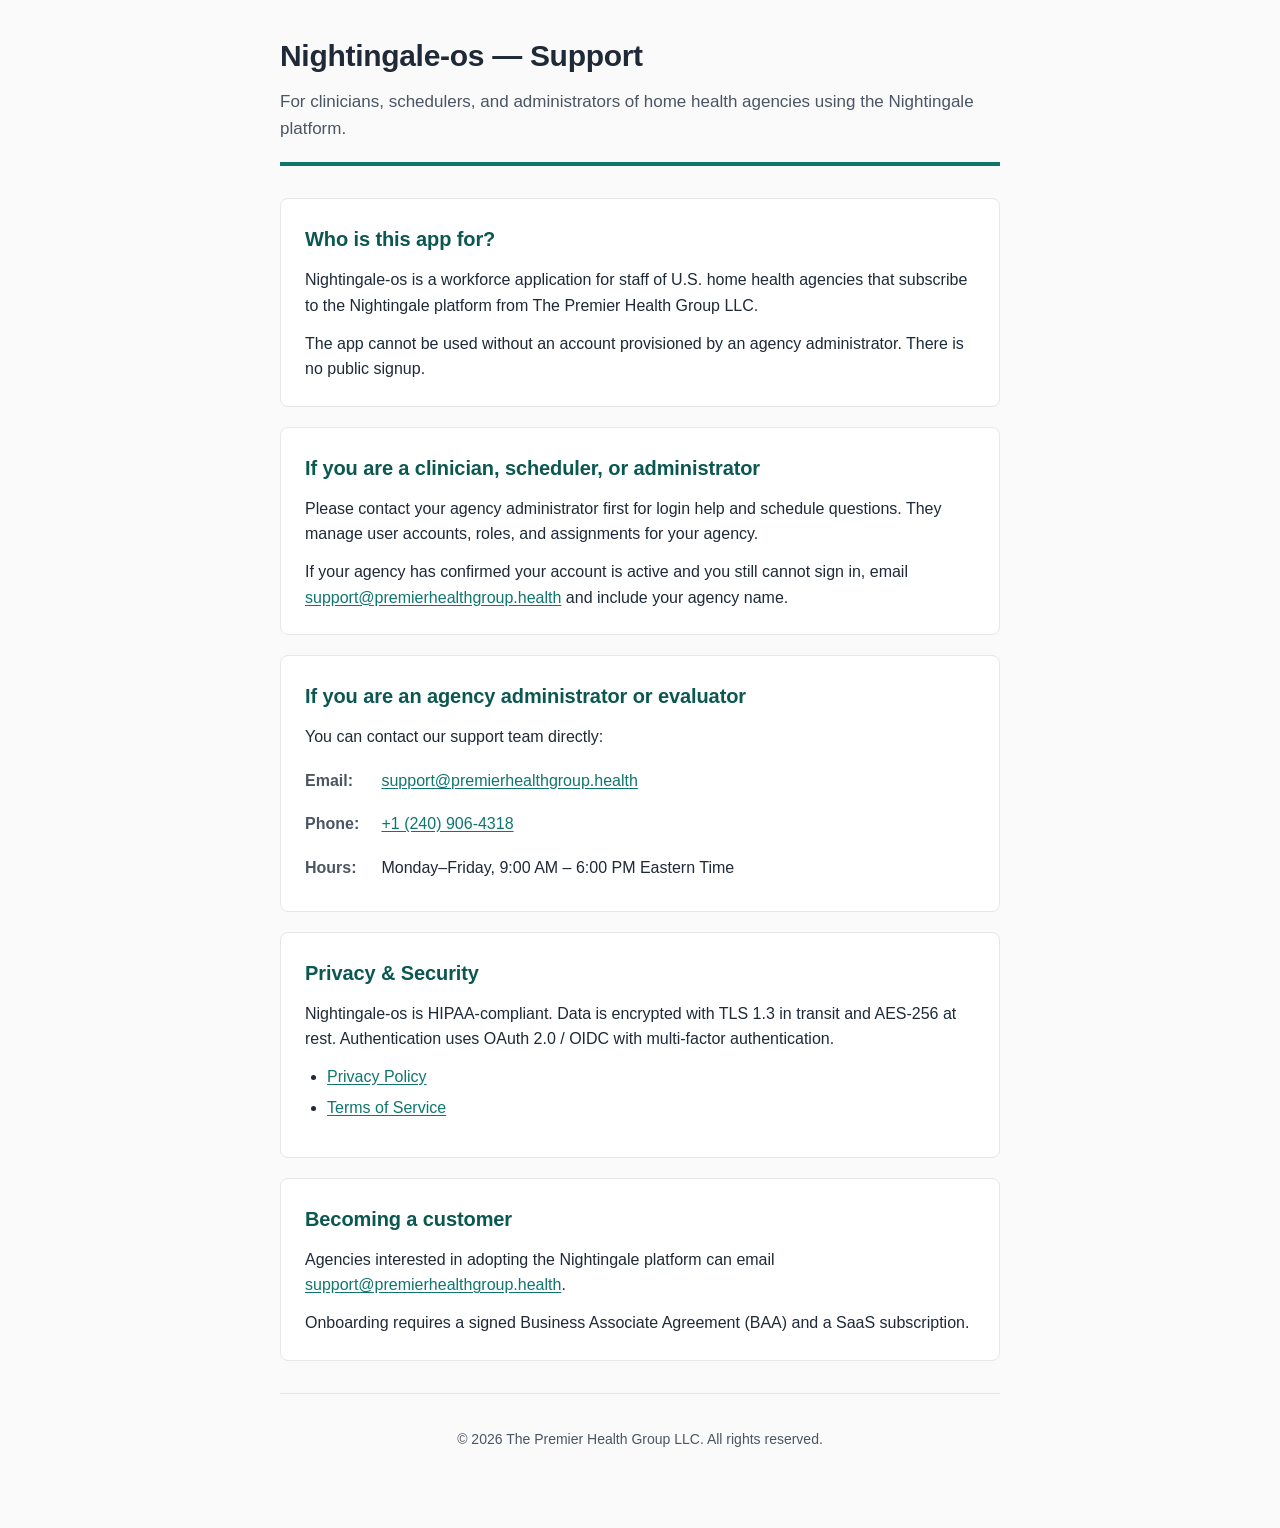
<file: index.html>
<!DOCTYPE html>
<html lang="en">
<head>
  <meta charset="utf-8">
  <meta name="viewport" content="width=device-width, initial-scale=1">
  <title>Nightingale-os Support | The Premier Health Group</title>
  <meta name="description" content="Support information for Nightingale-os, the workforce app for clinicians, schedulers, and administrators of U.S. home health agencies on the Nightingale platform.">
  <meta name="robots" content="noindex, nofollow">
  <link rel="stylesheet" href="styles.css">
</head>
<body>
  <main class="container">
    <header class="page-header">
      <h1>Nightingale-os &mdash; Support</h1>
      <p class="subhead">For clinicians, schedulers, and administrators of home health agencies using the Nightingale platform.</p>
    </header>

    <section aria-labelledby="who-heading">
      <h2 id="who-heading">Who is this app for?</h2>
      <p>Nightingale-os is a workforce application for staff of U.S. home health agencies that subscribe to the Nightingale platform from The Premier Health Group LLC.</p>
      <p>The app cannot be used without an account provisioned by an agency administrator. There is no public signup.</p>
    </section>

    <section aria-labelledby="staff-heading">
      <h2 id="staff-heading">If you are a clinician, scheduler, or administrator</h2>
      <p>Please contact your agency administrator first for login help and schedule questions. They manage user accounts, roles, and assignments for your agency.</p>
      <p>If your agency has confirmed your account is active and you still cannot sign in, email <a href="mailto:support@premierhealthgroup.health">support@premierhealthgroup.health</a> and include your agency name.</p>
    </section>

    <section aria-labelledby="admin-heading">
      <h2 id="admin-heading">If you are an agency administrator or evaluator</h2>
      <p>You can contact our support team directly:</p>
      <ul class="contact-list">
        <li><span class="label">Email:</span> <a href="mailto:support@premierhealthgroup.health">support@premierhealthgroup.health</a></li>
        <li><span class="label">Phone:</span> <a href="tel:+12409064318">+1 (240) 906-4318</a></li>
        <li><span class="label">Hours:</span> Monday&ndash;Friday, 9:00 AM &ndash; 6:00 PM Eastern Time</li>
      </ul>
    </section>

    <section aria-labelledby="privacy-heading">
      <h2 id="privacy-heading">Privacy &amp; Security</h2>
      <p>Nightingale-os is HIPAA-compliant. Data is encrypted with TLS 1.3 in transit and AES-256 at rest. Authentication uses OAuth 2.0 / OIDC with multi-factor authentication.</p>
      <ul>
        <li><a href="privacy.html">Privacy Policy</a></li>
        <li><a href="terms.html">Terms of Service</a></li>
      </ul>
    </section>

    <section aria-labelledby="customer-heading">
      <h2 id="customer-heading">Becoming a customer</h2>
      <p>Agencies interested in adopting the Nightingale platform can email <a href="mailto:support@premierhealthgroup.health">support@premierhealthgroup.health</a>.</p>
      <p>Onboarding requires a signed Business Associate Agreement (BAA) and a SaaS subscription.</p>
    </section>

    <footer class="page-footer">
      <p>&copy; 2026 The Premier Health Group LLC. All rights reserved.</p>
    </footer>
  </main>
</body>
</html>
</file>
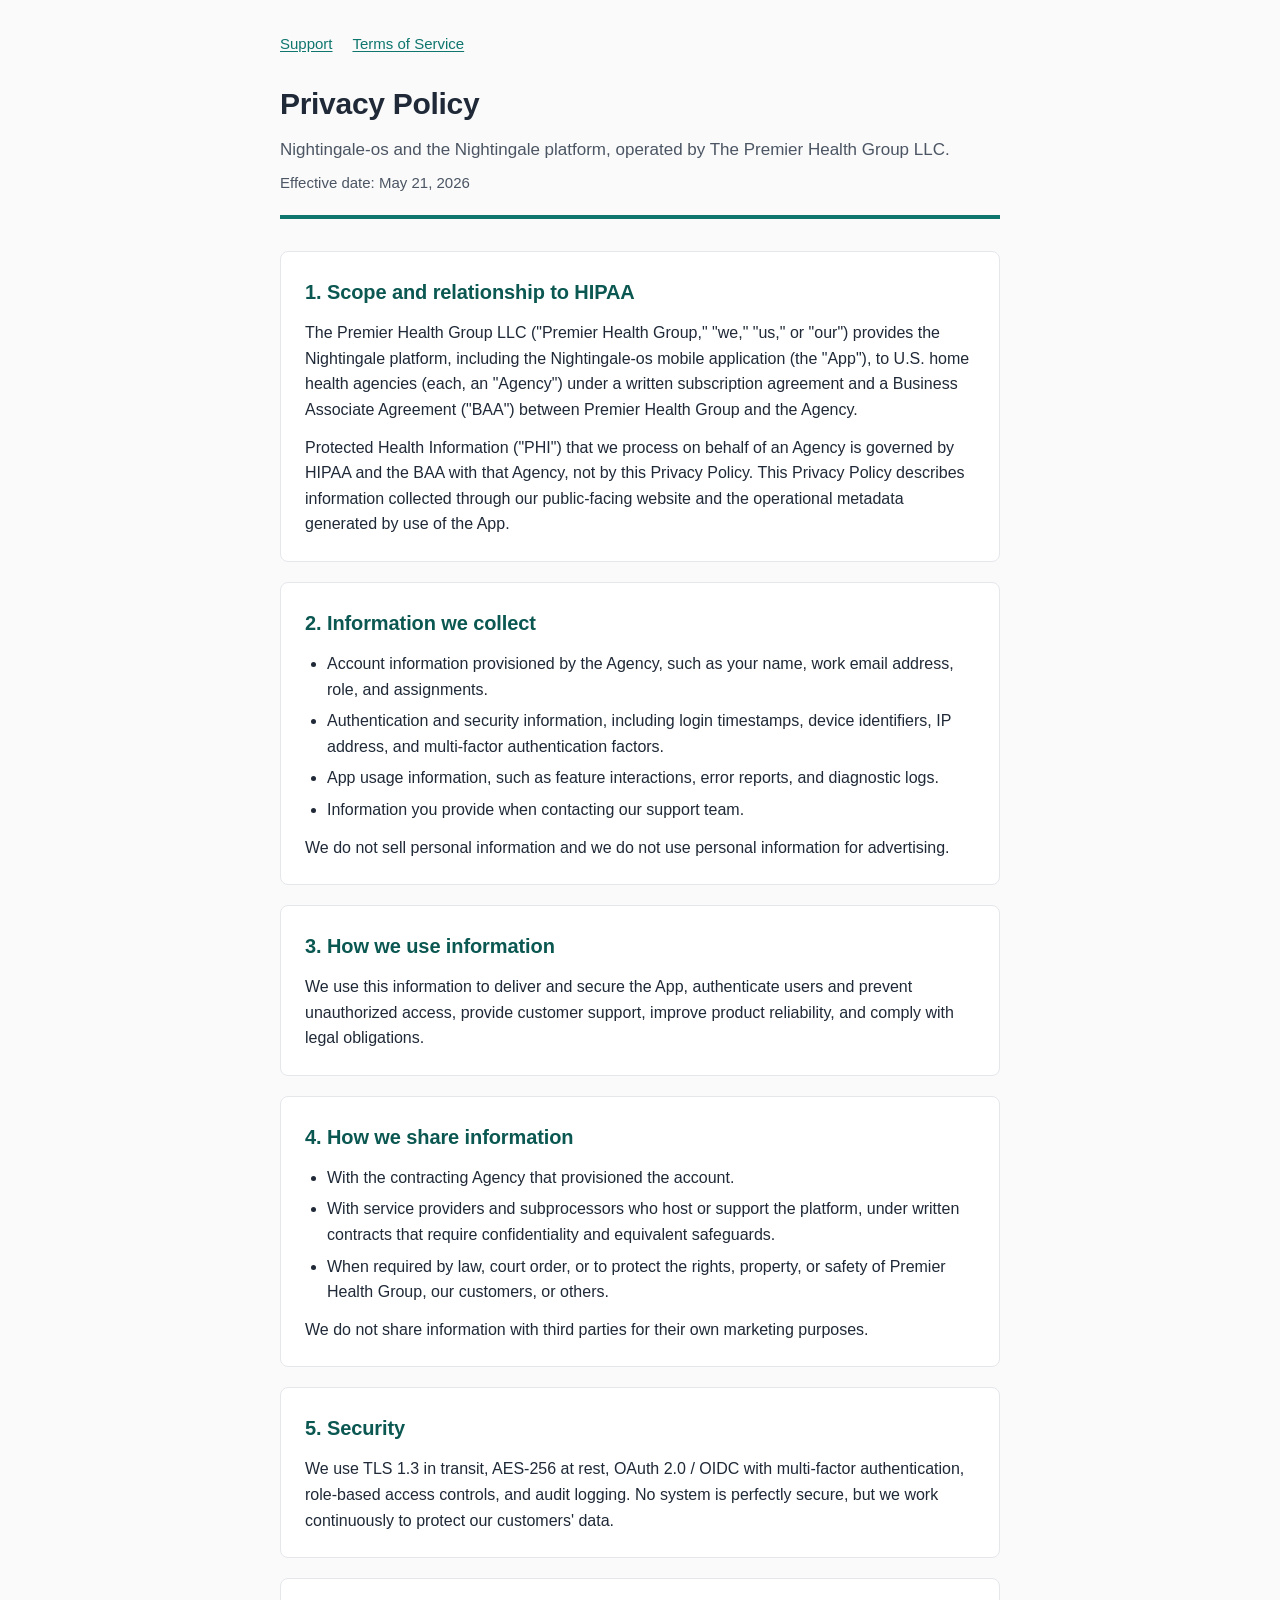
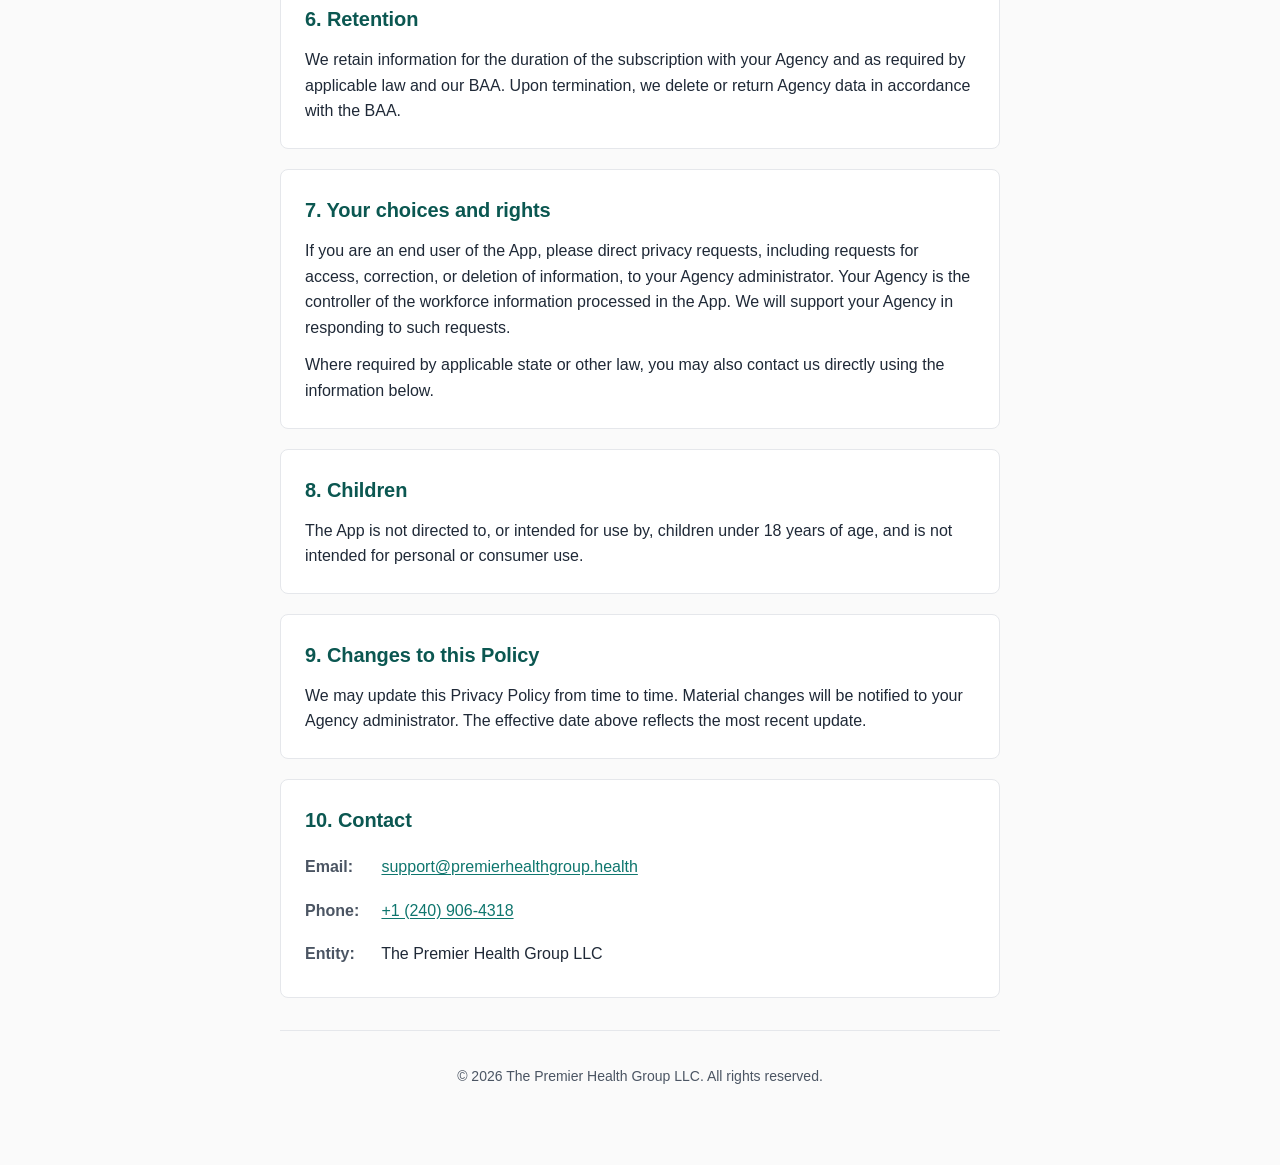
<file: privacy.html>
<!DOCTYPE html>
<html lang="en">
<head>
  <meta charset="utf-8">
  <meta name="viewport" content="width=device-width, initial-scale=1">
  <title>Privacy Policy | Nightingale-os | The Premier Health Group</title>
  <meta name="description" content="Privacy Policy for Nightingale-os and the Nightingale platform, operated by The Premier Health Group LLC.">
  <meta name="robots" content="noindex, nofollow">
  <link rel="stylesheet" href="styles.css">
</head>
<body>
  <main class="container">
    <nav class="crosslinks" aria-label="Site navigation">
      <a href="index.html">Support</a>
      <a href="terms.html">Terms of Service</a>
    </nav>

    <header class="page-header">
      <h1>Privacy Policy</h1>
      <p class="subhead">Nightingale-os and the Nightingale platform, operated by The Premier Health Group LLC.</p>
      <p class="meta">Effective date: May 21, 2026</p>
    </header>

    <section aria-labelledby="scope-heading">
      <h2 id="scope-heading">1. Scope and relationship to HIPAA</h2>
      <p>The Premier Health Group LLC ("Premier Health Group," "we," "us," or "our") provides the Nightingale platform, including the Nightingale-os mobile application (the "App"), to U.S. home health agencies (each, an "Agency") under a written subscription agreement and a Business Associate Agreement ("BAA") between Premier Health Group and the Agency.</p>
      <p>Protected Health Information ("PHI") that we process on behalf of an Agency is governed by HIPAA and the BAA with that Agency, not by this Privacy Policy. This Privacy Policy describes information collected through our public-facing website and the operational metadata generated by use of the App.</p>
    </section>

    <section aria-labelledby="collect-heading">
      <h2 id="collect-heading">2. Information we collect</h2>
      <ul>
        <li>Account information provisioned by the Agency, such as your name, work email address, role, and assignments.</li>
        <li>Authentication and security information, including login timestamps, device identifiers, IP address, and multi-factor authentication factors.</li>
        <li>App usage information, such as feature interactions, error reports, and diagnostic logs.</li>
        <li>Information you provide when contacting our support team.</li>
      </ul>
      <p>We do not sell personal information and we do not use personal information for advertising.</p>
    </section>

    <section aria-labelledby="use-heading">
      <h2 id="use-heading">3. How we use information</h2>
      <p>We use this information to deliver and secure the App, authenticate users and prevent unauthorized access, provide customer support, improve product reliability, and comply with legal obligations.</p>
    </section>

    <section aria-labelledby="share-heading">
      <h2 id="share-heading">4. How we share information</h2>
      <ul>
        <li>With the contracting Agency that provisioned the account.</li>
        <li>With service providers and subprocessors who host or support the platform, under written contracts that require confidentiality and equivalent safeguards.</li>
        <li>When required by law, court order, or to protect the rights, property, or safety of Premier Health Group, our customers, or others.</li>
      </ul>
      <p>We do not share information with third parties for their own marketing purposes.</p>
    </section>

    <section aria-labelledby="security-heading">
      <h2 id="security-heading">5. Security</h2>
      <p>We use TLS 1.3 in transit, AES-256 at rest, OAuth 2.0 / OIDC with multi-factor authentication, role-based access controls, and audit logging. No system is perfectly secure, but we work continuously to protect our customers' data.</p>
    </section>

    <section aria-labelledby="retention-heading">
      <h2 id="retention-heading">6. Retention</h2>
      <p>We retain information for the duration of the subscription with your Agency and as required by applicable law and our BAA. Upon termination, we delete or return Agency data in accordance with the BAA.</p>
    </section>

    <section aria-labelledby="rights-heading">
      <h2 id="rights-heading">7. Your choices and rights</h2>
      <p>If you are an end user of the App, please direct privacy requests, including requests for access, correction, or deletion of information, to your Agency administrator. Your Agency is the controller of the workforce information processed in the App. We will support your Agency in responding to such requests.</p>
      <p>Where required by applicable state or other law, you may also contact us directly using the information below.</p>
    </section>

    <section aria-labelledby="children-heading">
      <h2 id="children-heading">8. Children</h2>
      <p>The App is not directed to, or intended for use by, children under 18 years of age, and is not intended for personal or consumer use.</p>
    </section>

    <section aria-labelledby="changes-heading">
      <h2 id="changes-heading">9. Changes to this Policy</h2>
      <p>We may update this Privacy Policy from time to time. Material changes will be notified to your Agency administrator. The effective date above reflects the most recent update.</p>
    </section>

    <section aria-labelledby="contact-heading">
      <h2 id="contact-heading">10. Contact</h2>
      <ul class="contact-list">
        <li><span class="label">Email:</span> <a href="mailto:support@premierhealthgroup.health">support@premierhealthgroup.health</a></li>
        <li><span class="label">Phone:</span> <a href="tel:+12409064318">+1 (240) 906-4318</a></li>
        <li><span class="label">Entity:</span> The Premier Health Group LLC</li>
      </ul>
    </section>

    <footer class="page-footer">
      <p>&copy; 2026 The Premier Health Group LLC. All rights reserved.</p>
    </footer>
  </main>
</body>
</html>
</file>
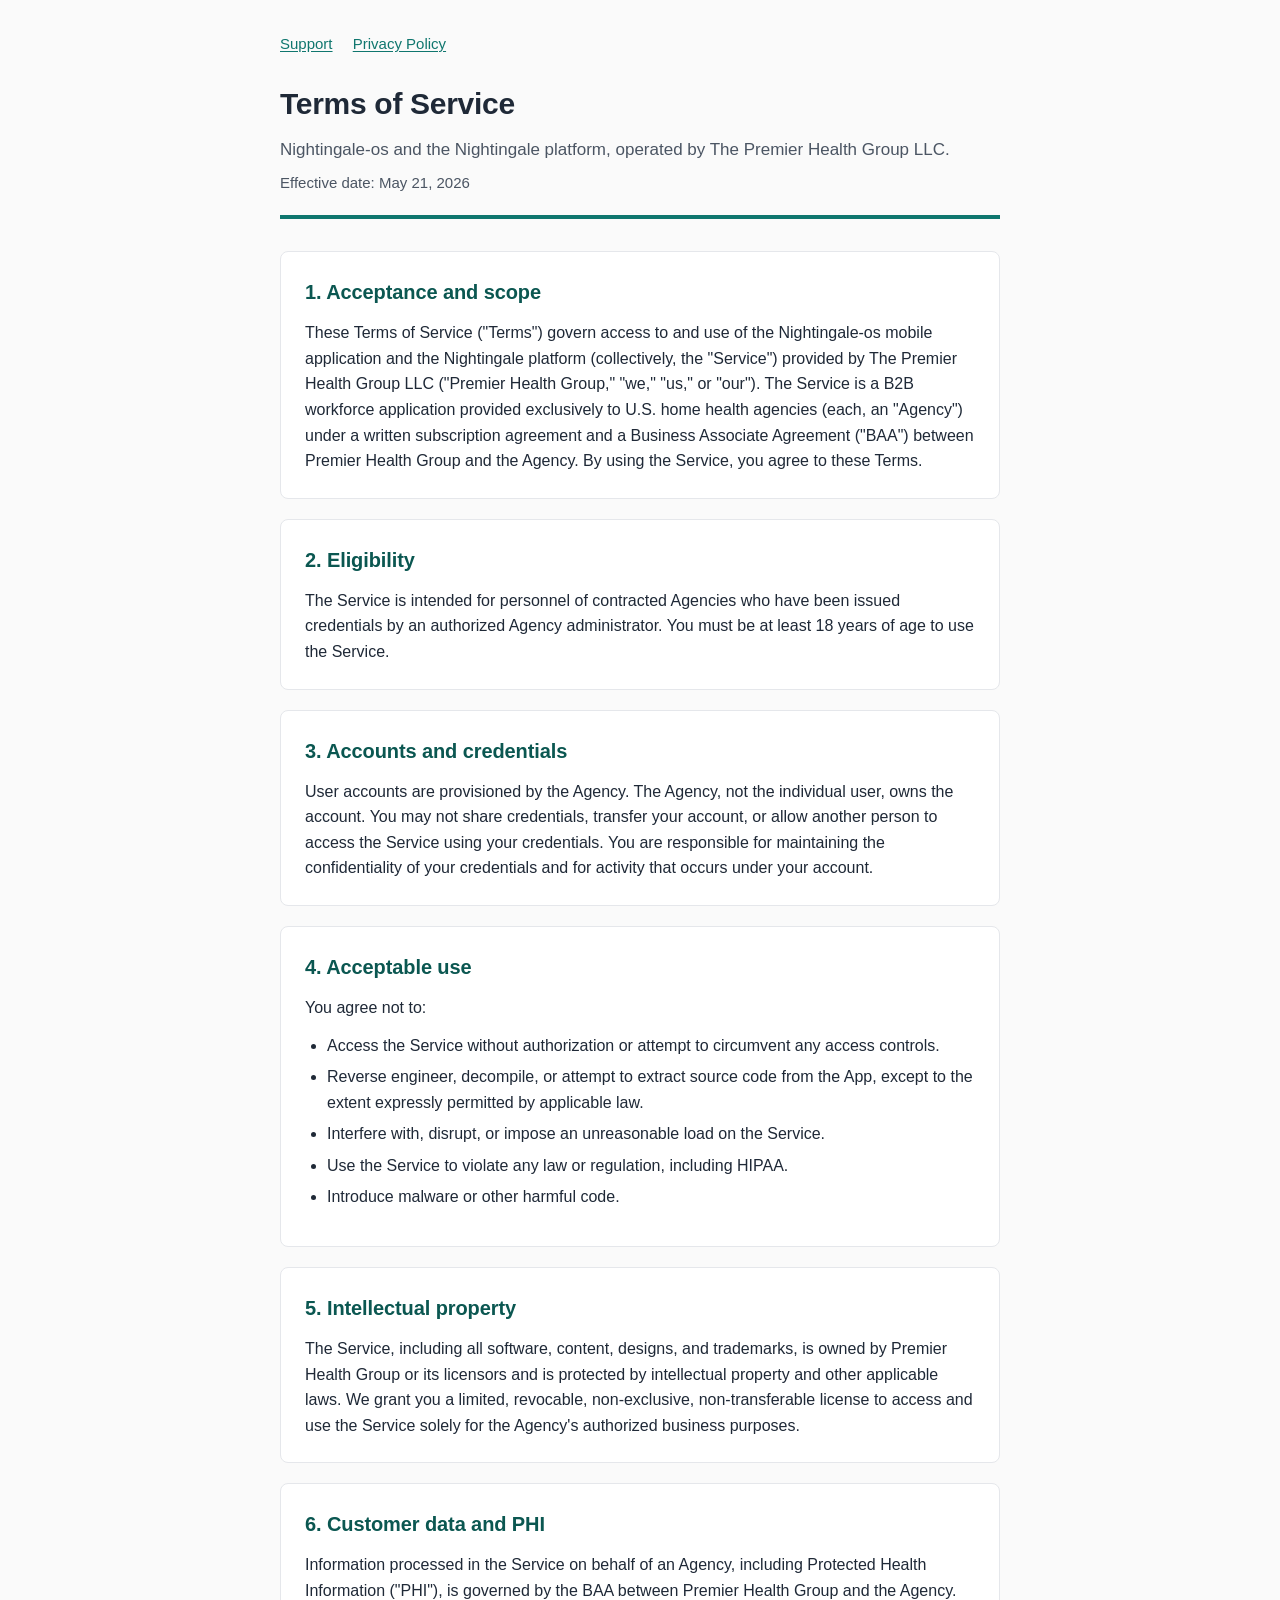
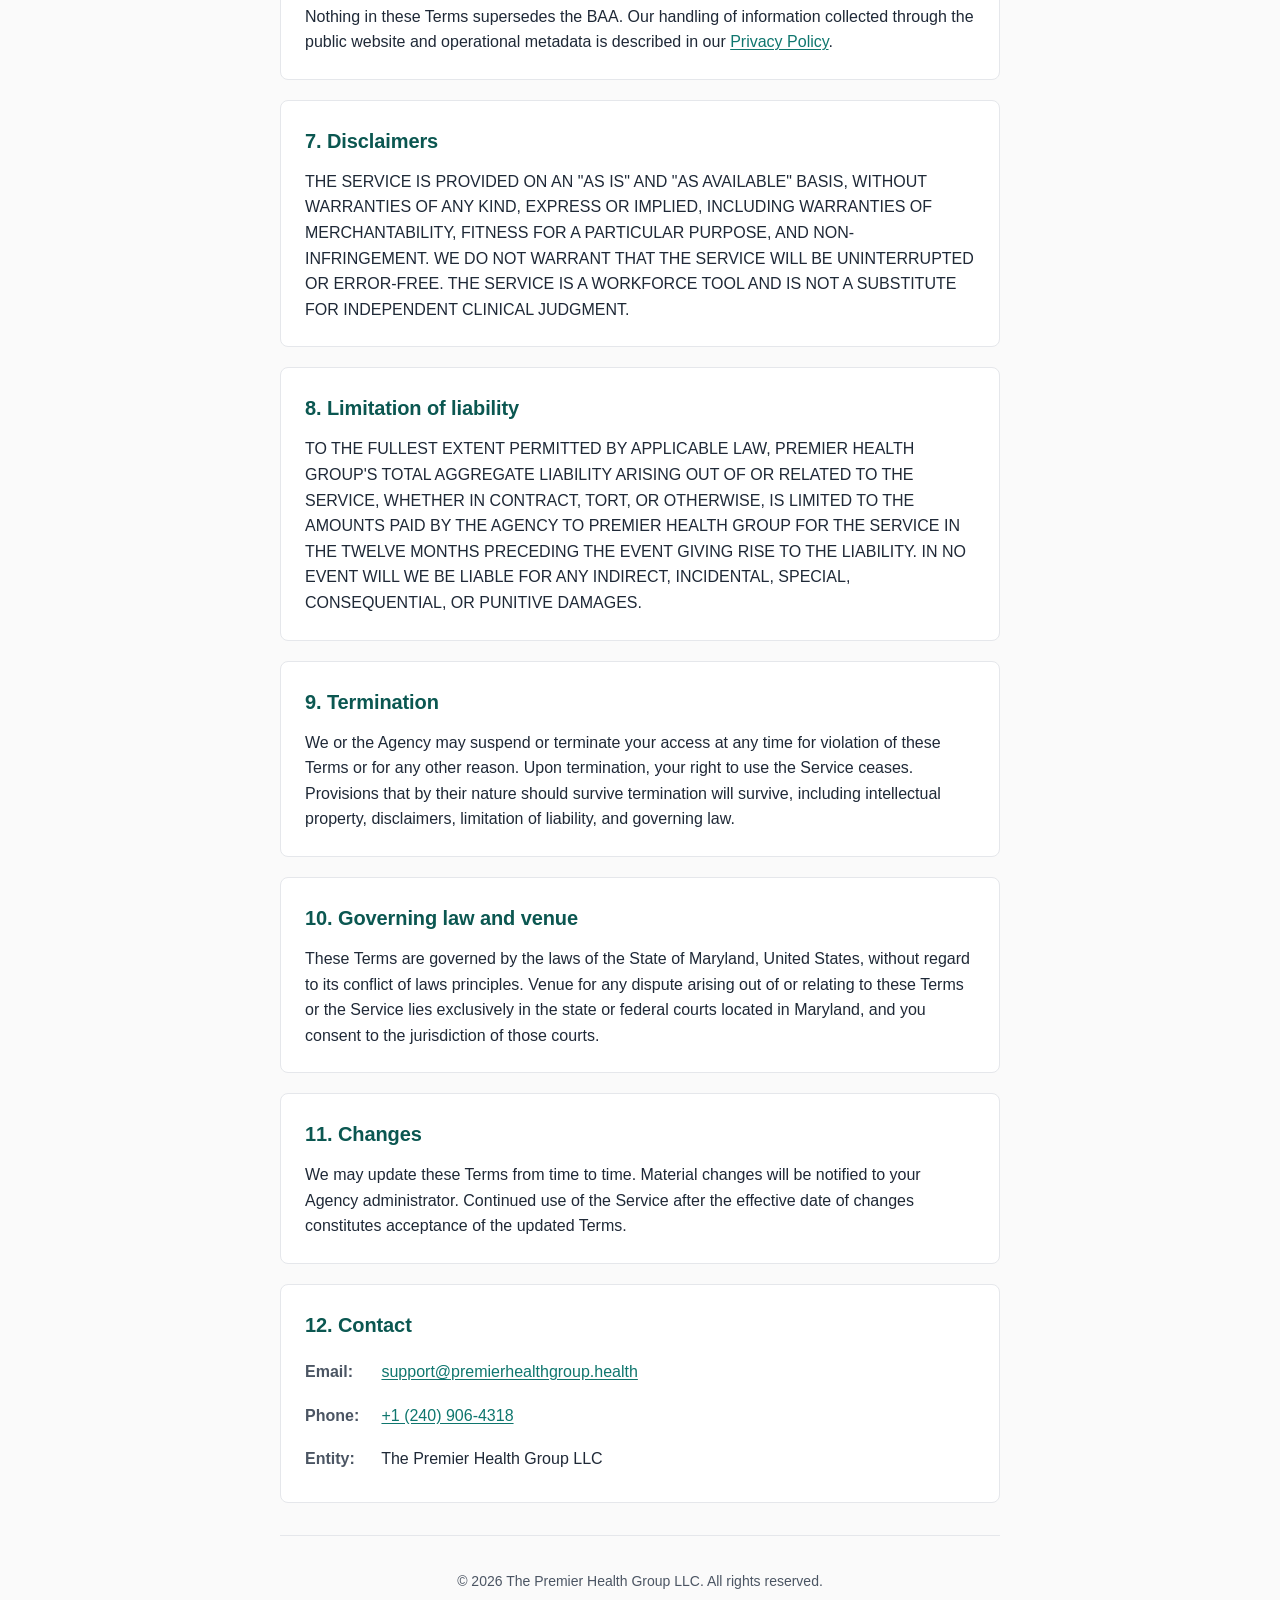
<file: terms.html>
<!DOCTYPE html>
<html lang="en">
<head>
  <meta charset="utf-8">
  <meta name="viewport" content="width=device-width, initial-scale=1">
  <title>Terms of Service | Nightingale-os | The Premier Health Group</title>
  <meta name="description" content="Terms of Service for Nightingale-os and the Nightingale platform, operated by The Premier Health Group LLC.">
  <meta name="robots" content="noindex, nofollow">
  <link rel="stylesheet" href="styles.css">
</head>
<body>
  <main class="container">
    <nav class="crosslinks" aria-label="Site navigation">
      <a href="index.html">Support</a>
      <a href="privacy.html">Privacy Policy</a>
    </nav>

    <header class="page-header">
      <h1>Terms of Service</h1>
      <p class="subhead">Nightingale-os and the Nightingale platform, operated by The Premier Health Group LLC.</p>
      <p class="meta">Effective date: May 21, 2026</p>
    </header>

    <section aria-labelledby="acceptance-heading">
      <h2 id="acceptance-heading">1. Acceptance and scope</h2>
      <p>These Terms of Service ("Terms") govern access to and use of the Nightingale-os mobile application and the Nightingale platform (collectively, the "Service") provided by The Premier Health Group LLC ("Premier Health Group," "we," "us," or "our"). The Service is a B2B workforce application provided exclusively to U.S. home health agencies (each, an "Agency") under a written subscription agreement and a Business Associate Agreement ("BAA") between Premier Health Group and the Agency. By using the Service, you agree to these Terms.</p>
    </section>

    <section aria-labelledby="eligibility-heading">
      <h2 id="eligibility-heading">2. Eligibility</h2>
      <p>The Service is intended for personnel of contracted Agencies who have been issued credentials by an authorized Agency administrator. You must be at least 18 years of age to use the Service.</p>
    </section>

    <section aria-labelledby="accounts-heading">
      <h2 id="accounts-heading">3. Accounts and credentials</h2>
      <p>User accounts are provisioned by the Agency. The Agency, not the individual user, owns the account. You may not share credentials, transfer your account, or allow another person to access the Service using your credentials. You are responsible for maintaining the confidentiality of your credentials and for activity that occurs under your account.</p>
    </section>

    <section aria-labelledby="use-heading">
      <h2 id="use-heading">4. Acceptable use</h2>
      <p>You agree not to:</p>
      <ul>
        <li>Access the Service without authorization or attempt to circumvent any access controls.</li>
        <li>Reverse engineer, decompile, or attempt to extract source code from the App, except to the extent expressly permitted by applicable law.</li>
        <li>Interfere with, disrupt, or impose an unreasonable load on the Service.</li>
        <li>Use the Service to violate any law or regulation, including HIPAA.</li>
        <li>Introduce malware or other harmful code.</li>
      </ul>
    </section>

    <section aria-labelledby="ip-heading">
      <h2 id="ip-heading">5. Intellectual property</h2>
      <p>The Service, including all software, content, designs, and trademarks, is owned by Premier Health Group or its licensors and is protected by intellectual property and other applicable laws. We grant you a limited, revocable, non-exclusive, non-transferable license to access and use the Service solely for the Agency's authorized business purposes.</p>
    </section>

    <section aria-labelledby="data-heading">
      <h2 id="data-heading">6. Customer data and PHI</h2>
      <p>Information processed in the Service on behalf of an Agency, including Protected Health Information ("PHI"), is governed by the BAA between Premier Health Group and the Agency. Nothing in these Terms supersedes the BAA. Our handling of information collected through the public website and operational metadata is described in our <a href="privacy.html">Privacy Policy</a>.</p>
    </section>

    <section aria-labelledby="disclaimers-heading">
      <h2 id="disclaimers-heading">7. Disclaimers</h2>
      <p>THE SERVICE IS PROVIDED ON AN "AS IS" AND "AS AVAILABLE" BASIS, WITHOUT WARRANTIES OF ANY KIND, EXPRESS OR IMPLIED, INCLUDING WARRANTIES OF MERCHANTABILITY, FITNESS FOR A PARTICULAR PURPOSE, AND NON-INFRINGEMENT. WE DO NOT WARRANT THAT THE SERVICE WILL BE UNINTERRUPTED OR ERROR-FREE. THE SERVICE IS A WORKFORCE TOOL AND IS NOT A SUBSTITUTE FOR INDEPENDENT CLINICAL JUDGMENT.</p>
    </section>

    <section aria-labelledby="liability-heading">
      <h2 id="liability-heading">8. Limitation of liability</h2>
      <p>TO THE FULLEST EXTENT PERMITTED BY APPLICABLE LAW, PREMIER HEALTH GROUP'S TOTAL AGGREGATE LIABILITY ARISING OUT OF OR RELATED TO THE SERVICE, WHETHER IN CONTRACT, TORT, OR OTHERWISE, IS LIMITED TO THE AMOUNTS PAID BY THE AGENCY TO PREMIER HEALTH GROUP FOR THE SERVICE IN THE TWELVE MONTHS PRECEDING THE EVENT GIVING RISE TO THE LIABILITY. IN NO EVENT WILL WE BE LIABLE FOR ANY INDIRECT, INCIDENTAL, SPECIAL, CONSEQUENTIAL, OR PUNITIVE DAMAGES.</p>
    </section>

    <section aria-labelledby="termination-heading">
      <h2 id="termination-heading">9. Termination</h2>
      <p>We or the Agency may suspend or terminate your access at any time for violation of these Terms or for any other reason. Upon termination, your right to use the Service ceases. Provisions that by their nature should survive termination will survive, including intellectual property, disclaimers, limitation of liability, and governing law.</p>
    </section>

    <section aria-labelledby="law-heading">
      <h2 id="law-heading">10. Governing law and venue</h2>
      <p>These Terms are governed by the laws of the State of Maryland, United States, without regard to its conflict of laws principles. Venue for any dispute arising out of or relating to these Terms or the Service lies exclusively in the state or federal courts located in Maryland, and you consent to the jurisdiction of those courts.</p>
    </section>

    <section aria-labelledby="changes-heading">
      <h2 id="changes-heading">11. Changes</h2>
      <p>We may update these Terms from time to time. Material changes will be notified to your Agency administrator. Continued use of the Service after the effective date of changes constitutes acceptance of the updated Terms.</p>
    </section>

    <section aria-labelledby="contact-heading">
      <h2 id="contact-heading">12. Contact</h2>
      <ul class="contact-list">
        <li><span class="label">Email:</span> <a href="mailto:support@premierhealthgroup.health">support@premierhealthgroup.health</a></li>
        <li><span class="label">Phone:</span> <a href="tel:+12409064318">+1 (240) 906-4318</a></li>
        <li><span class="label">Entity:</span> The Premier Health Group LLC</li>
      </ul>
    </section>

    <footer class="page-footer">
      <p>&copy; 2026 The Premier Health Group LLC. All rights reserved.</p>
    </footer>
  </main>
</body>
</html>
</file>
<file: styles.css>
:root {
  --accent: #0f766e;
  --accent-dark: #0b5751;
  --text: #1f2937;
  --muted: #4b5563;
  --bg: #fafafa;
  --card: #ffffff;
  --border: #e5e7eb;
}

* { box-sizing: border-box; }

html, body {
  margin: 0;
  padding: 0;
  background: var(--bg);
  color: var(--text);
  font-family: -apple-system, BlinkMacSystemFont, "Segoe UI", Roboto, Oxygen, Ubuntu, Cantarell, "Helvetica Neue", Arial, sans-serif;
  font-size: 16px;
  line-height: 1.6;
  -webkit-font-smoothing: antialiased;
  -moz-osx-font-smoothing: grayscale;
}

a {
  color: var(--accent);
  text-decoration: underline;
  text-underline-offset: 2px;
}

a:hover, a:focus {
  color: var(--accent-dark);
}

.container {
  max-width: 760px;
  margin: 0 auto;
  padding: 32px 20px 64px;
}

header.page-header {
  border-bottom: 4px solid var(--accent);
  padding-bottom: 20px;
  margin-bottom: 32px;
}

header.page-header h1 {
  font-size: 1.875rem;
  margin: 0 0 8px;
  color: var(--text);
  letter-spacing: -0.01em;
}

header.page-header p.subhead {
  margin: 0;
  color: var(--muted);
  font-size: 1.0625rem;
}

header.page-header p.meta {
  margin: 8px 0 0;
  color: var(--muted);
  font-size: 0.9375rem;
}

section {
  background: var(--card);
  border: 1px solid var(--border);
  border-radius: 8px;
  padding: 24px;
  margin-bottom: 20px;
}

section h2 {
  font-size: 1.25rem;
  margin: 0 0 12px;
  color: var(--accent-dark);
  letter-spacing: -0.005em;
}

section p {
  margin: 0 0 12px;
  color: var(--text);
}

section p:last-child {
  margin-bottom: 0;
}

section ul, section ol {
  margin: 0 0 12px;
  padding-left: 22px;
}

section li {
  margin-bottom: 6px;
}

section li:last-child {
  margin-bottom: 0;
}

.contact-list {
  list-style: none;
  padding: 0;
  margin: 12px 0 0;
}

.contact-list li {
  padding: 6px 0;
  color: var(--text);
}

.contact-list .label {
  display: inline-block;
  min-width: 72px;
  color: var(--muted);
  font-weight: 600;
}

nav.crosslinks {
  margin-bottom: 24px;
  font-size: 0.9375rem;
}

nav.crosslinks a {
  margin-right: 16px;
}

footer.page-footer {
  margin-top: 32px;
  padding-top: 20px;
  border-top: 1px solid var(--border);
  text-align: center;
  color: var(--muted);
  font-size: 0.875rem;
}

@media (max-width: 520px) {
  .container { padding: 20px 16px 48px; }
  header.page-header h1 { font-size: 1.5rem; }
  header.page-header p.subhead { font-size: 1rem; }
  section { padding: 20px; }
  section h2 { font-size: 1.125rem; }
  .contact-list .label { display: block; min-width: 0; margin-bottom: 2px; }
}
</file>
